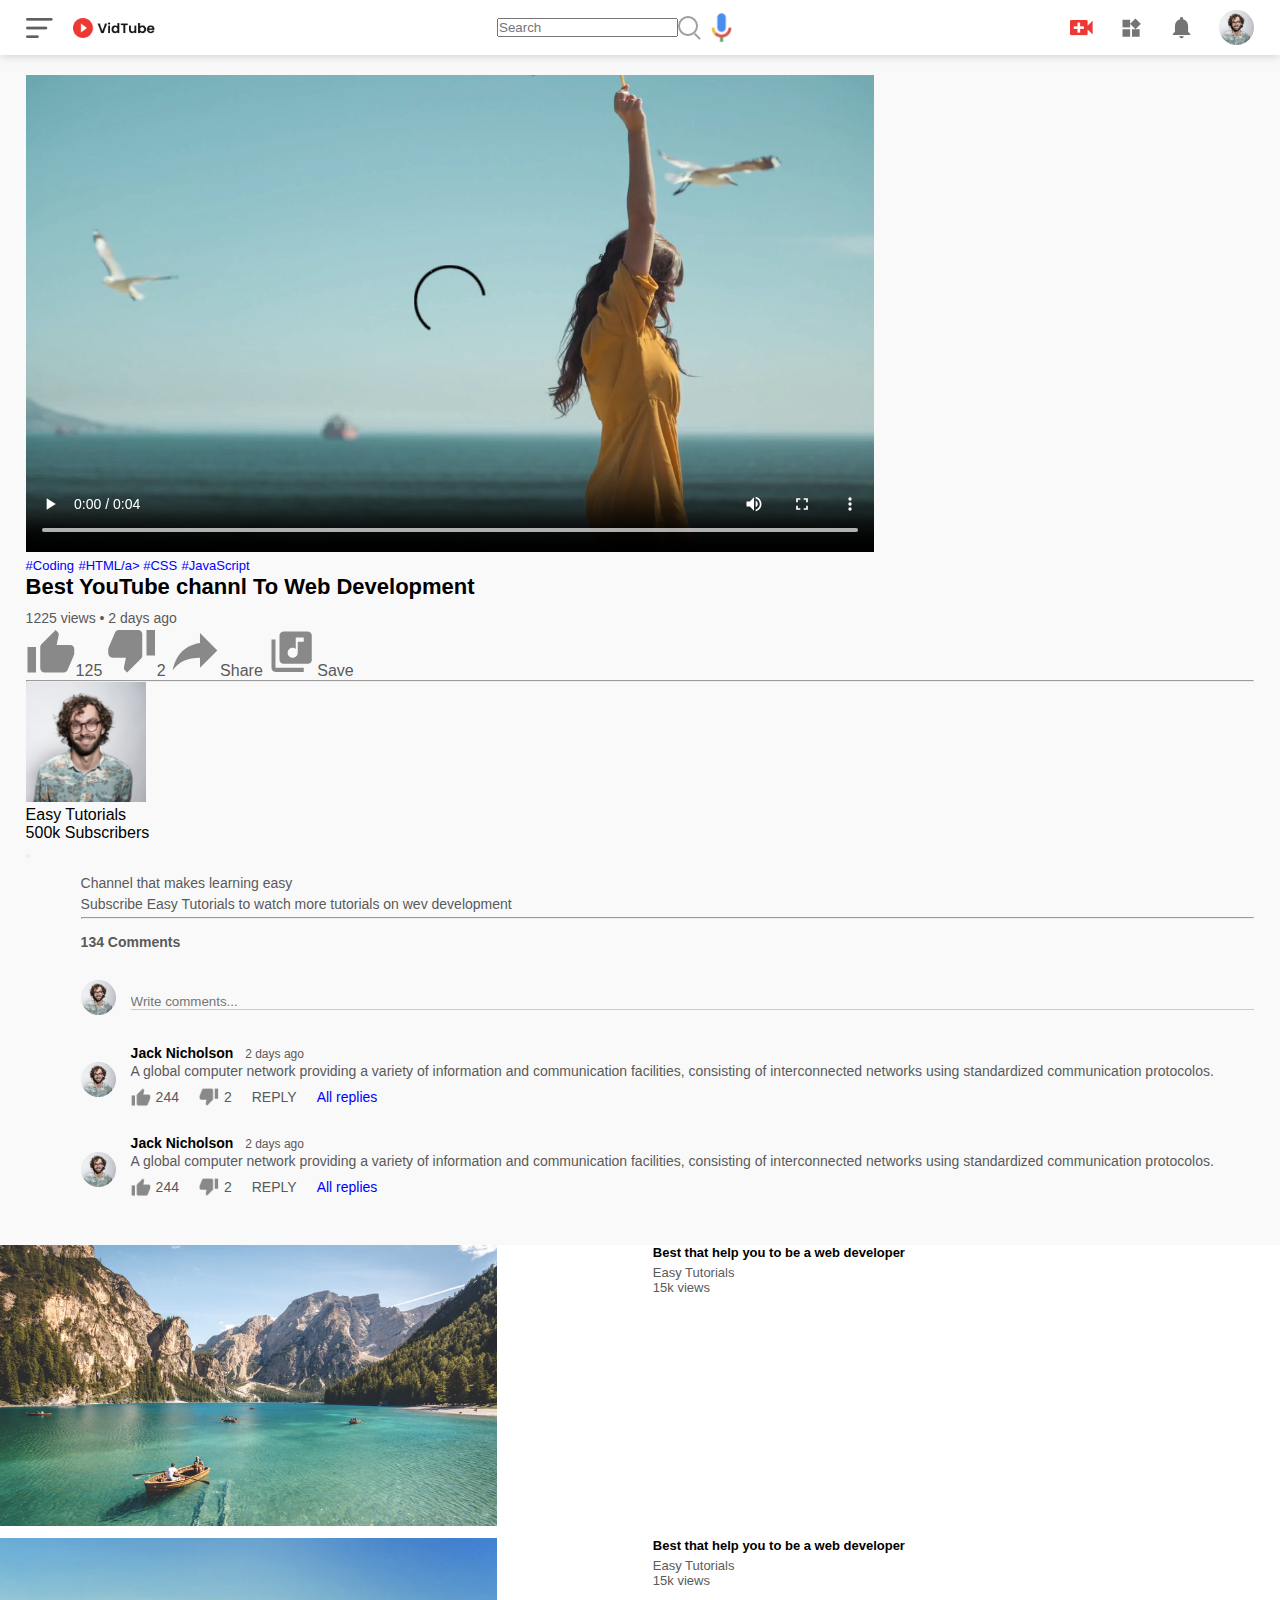
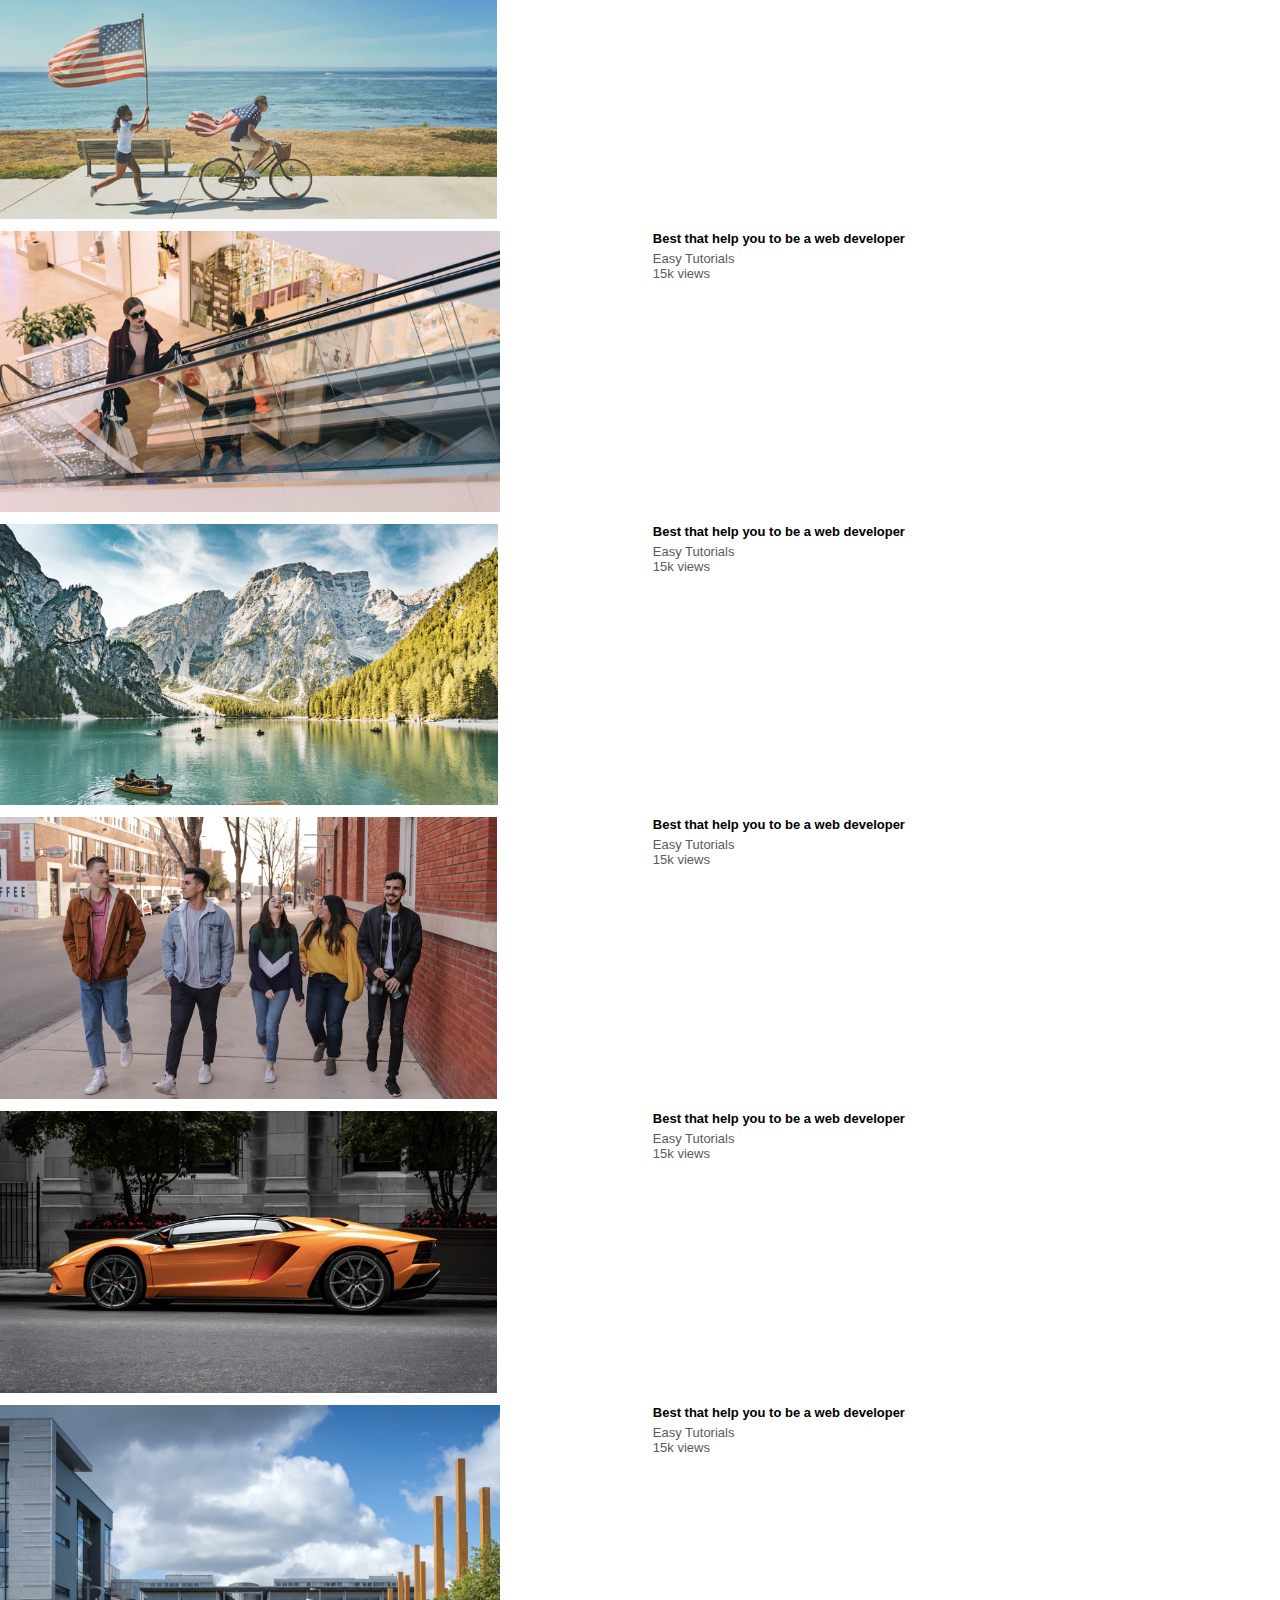
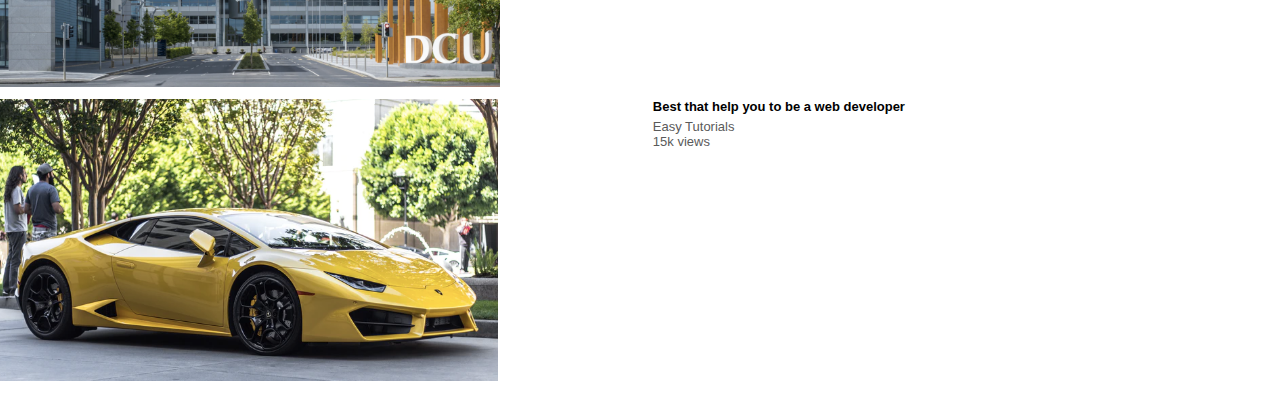
<file: Play-video.html>
<!DOCTYPE html>
<html lang="en">
<head>
    <meta charset="UTF-8">
    <meta http-equiv="X-UA-Compatible" content="IE=edge">
    <meta name="viewport" content="width=device-width, initial-scale=1.0">
    <title>Play Video- Easy Tutorials YouTube Channel</title>
    <link rel="stylesheet" href="styles.css">
</head>
<body>
    <nav class="flex-div">
        <div class="nav left flex-div">
            <img src="images/menu.png" class="menu-icon">
            <img src="images/logo.png" class="logo">
        </div>
        <div class="nav middle flex-div">
            <div class="search-box flex-div">
                <input type="text" placeholder="Search">
                <img src="images/search.png">
            </div>
            <img src="images/voice-search.png" class="mic-icon">
        </div>
        <div class="nav-right flex-div">
        <img src="images/upload.png">
        <img src="images/more.png">
        <img src="images/notification.png">
        <img src="images/Jack.png" class="user-icon">
        </div>
    </nav>  
   
    <div class="container play-container">
        <div class="row">
            <div class="play-video">
                <video controls autoplay>
                    <source src="images/video.mp4" type="video/mp4">
                </video>
                <div class="tags">
                    <a href="">#Coding</a> <a href="">#HTML/a> <a href="">#CSS</a> <a href="">#JavaScript</a>
                </div>
                <h3>Best YouTube channl To Web Development</h3>
                <div class="play-video-info">
                    <p>1225 views &bull; 2 days ago</p>
                </div>
                    <a href=""><img src="images/like.png">125</a>
                    <a href=""><img src="images/dislike.png">2</a>
                    <a href=""><img src="images/share.png">Share</a>
                    <a href=""><img src="images/save.png">Save</a>
            </div>
        </div>
        <hr>
        <div class="plublisher">
            <img src="images/Jack.png">
            <div>
                <p>Easy Tutorials</p>
                <span>500k Subscribers</span>
            </div>
            <button type="button"></button>
        </div>    
        <div class="vid-description">
            <p>Channel that makes learning easy</p>
            <p>Subscribe Easy Tutorials to watch more tutorials on wev development</p>
             <hr>
             <h4>134 Comments</h4>

            <div class="add-comment">
                <img src="images/Jack.png">
                <input type="text"placeholder="Write comments...">
            </div>
            <div class="old-comment">
                <img src="images/Jack.png"> 
                <div>
                    <h3>Jack Nicholson <span> 2 days ago</span></h3>
                    <p> A global computer network providing a variety of information and communication facilities, consisting of interconnected networks using standardized communication protocolos.</p>
                    <div class="acomment-action">
                        <img src="images/like.png">
                        <span>244</span>
                        <img src="images/dislike.png">
                        <span>2</span>
                        <span>REPLY</span>
                        <a href="">All replies</a>
                    </div>
                </div>
            </div>
            <div class="old-comment">
                <img src="images/Jack.png"> 
                <div>
                    <h3>Jack Nicholson <span> 2 days ago</span></h3>
                    <p> A global computer network providing a variety of information and communication facilities, consisting of interconnected networks using standardized communication protocolos.</p>
                    <div class="acomment-action">
                        <img src="images/like.png">
                        <span>244</span>
                        <img src="images/dislike.png">
                        <span>2</span>
                        <span>REPLY</span>
                        <a href="">All replies</a>
                    </div>
                </div>
            </div>
        </div>



            </div>
            <div class="right-sidebar">

                <div class="side-video-list">
                    <a href="" class="small- thumbnail"> <img src="images/thumbnail1.png"></a>                  
                    <div class="vid-info">
                        <a href="">Best  that help you to be a web developer</a>
                        <p>Easy Tutorials</p>
                        <p>15k views</p>
                    </div>
                </div>
                <div class="side-video-list">
                    <a href="" class="small- thumbnail"> <img src="images/thumbnail2.png"></a>                  
                    <div class="vid-info">
                        <a href="">Best  that help you to be a web developer</a>
                        <p>Easy Tutorials</p>
                        <p>15k views</p>
                    </div>
                </div>
                <div class="side-video-list">
                    <a href="" class="small- thumbnail"> <img src="images/thumbnail3.png"></a>                  
                    <div class="vid-info">
                        <a href="">Best  that help you to be a web developer</a>
                        <p>Easy Tutorials</p>
                        <p>15k views</p>
                    </div>
                </div> 
                <div class="side-video-list">
                    <a href="" class="small- thumbnail"> <img src="images/thumbnail4.png"></a>                  
                    <div class="vid-info">
                        <a href="">Best  that help you to be a web developer</a>
                        <p>Easy Tutorials</p>
                        <p>15k views</p>
                    </div>
                </div>
                <div class="side-video-list">
                    <a href="" class="small- thumbnail"> <img src="images/thumbnail5.png"></a>                  
                    <div class="vid-info">
                        <a href="">Best  that help you to be a web developer</a>
                        <p>Easy Tutorials</p>
                        <p>15k views</p>
                    </div>
                </div>  
                <div class="side-video-list">
                    <a href="" class="small- thumbnail"> <img src="images/thumbnail6.png"></a>                  
                    <div class="vid-info">
                        <a href="">Best  that help you to be a web developer</a>
                        <p>Easy Tutorials</p>
                        <p>15k views</p>
                    </div>
                </div> 
                <div class="side-video-list">
                    <a href="" class="small- thumbnail"> <img src="images/thumbnail7.png"></a>                  
                    <div class="vid-info">
                        <a href="">Best  that help you to be a web developer</a>
                        <p>Easy Tutorials</p>
                        <p>15k views</p>
                    </div>
                </div>
                <div class="side-video-list">
                    <a href="" class="small- thumbnail"> <img src="images/thumbnail8.png"></a>                  
                    <div class="vid-info">
                        <a href="">Best  that help you to be a web developer</a>
                        <p>Easy Tutorials</p>
                        <p>15k views</p>
                    </div>
                </div>

            </div>
        </div>
    </div>




</body>
</html>
</file>
<file: styles.css>
* {
    margin: 0;
    padding: 0;
    font-family: 'popping', sans-serif;
    box-sizing: border-box;
}

a{
    text-decoration: none;
    color: #5a5a5a;
}
img{
    cursor: pointer;
}

.flex-div{
    display: flex;
    align-items: center;
}

nav {
    padding: 10px 2%;
    justify-content: space-between;
    box-shadow: 0 0 10px rgba(0, 0, 0, 0.2);
    background: #fff;
    position: sticky;
    top: 0;
    z-index: 10;
}

.nav-right img{
    width: 25px;
    margin-right: 25px;
}

.nav-right .user-icon{
    width: 35px;
    border-radius: 50%;
    margin-right: 0;
}

.nav-left .menu-icon{
    width: 22px;
    margin-right: 25px;
}

.nav-left .logo{
    width: 130px;
}

.nav-middle .mic-icon{
    width: 16px;
}

.nav-middle .search-box{
    border: 1px solid #ccc;
    margin-right: 15px;
    padding: 8px 12px;
    border-radius: 25px;
}

.nav-middle .search-box input{
    width: 400px;
    border: 0;
    outline: 0;
    background: transparent;
}

.nav-middle .search-box img{
    width: 15px;
}

/* ------------sidebar--------------*/

.sidebar{
    background: #fff;
    width: 15%;
    height: 100vh;
    position: fixed;
    top: 0;
    padding-left: 2%;
    padding-top: 80px;
}

.shortcut-links a img{
    width: 20px;
    margin-right: 20px;
}

.shortcut-links a{
    display: flex;
    align-items: center;
    margin-bottom: 20px;
    width: fit-content;
    flex-wrap: wrap;
}

.shortcut-links a:first-child{
    color: #ed3833; 
}

.sidebar hr{
    border: 0;
    height: 1px;
    background: #ccc;
    width: 85%;
}

.subscribed-list h3{
    font-size: 13px;
    margin: 20px 0;
    color:#5a5a5a;
}

.subscribed-list a{
    display: flex;
    align-items: center;
    margin-bottom: 20px;
    width: fit-content;
    flex-wrap: wrap;
} 

.subscribed-list a img{
    width: 25px;
    border-radius: 50%;
    margin-right: 20px;
}

.small-sidebar{
    width: 5%;
}

.small-sidebar a p{
    display: none;
}

.small-sidebar h3{
    display: none;
}

.small-sidebar hr{
    width: 50%;
    margin-bottom: 25px;
}

/*----------- main -------------*/

.container{
    background: #f9f9f9;
    padding-left: 17%;
    padding-right: 2%;
    padding-top: 20px;
    padding-bottom: 20px;
}

.large-container{
    padding-left: 7%;
}

.banner{
    width: 100%;
}

.banner img{
    width: 100%;
    border-radius: 8px;
}

.list-container{
    display: grid;
    grid-template-columns: repeat(auto-fit, minmax(250px, 1fr));
    grid-column-gap: 16px;
    grid-row-gap: 30px;
    margin-top: 15px;
}

.vid-list .thumbnail{
    width: 100%; 
    border-radius: 5px;
}

.vid-list .flex-div{
    align-items: flex-start;
    margin-top: 7px;
}

.vid-list .flex-div img{
    width: 35px;
    margin-right: 10px;
    border-radius: 50%;
}

.vid-info{
    color: #5a5a5a;
    font-size: 13px;
}

.vid-info a{
    color: #000;
    font-weight: 600;
    display: block;
    margin-bottom: 5px;
}

@media (max-width: 900px){
    .menu-icon{
        display: none;
    }
    .sidebar{
        display: none;
    }
    .container, .large-container{
        padding-left: 5%;
        padding-right: 5%;
    }
    .nav-right img{
        display: none;
    }
    .nav-right .user-icon{
        display: block;
        width: 30px;
    }
    .nav-middle .search-box input{
        width: 100px;
    }
    .nav-middle .mic-icon{
        display: none;
    }
    .logo{
        width: 90px;
    }
}

/*-------------------- Play video page ---------*/
.play-container{
    padding-left: 2%;
}
.row{
    display: flex;
    justify-content: space-between;
    flex-wrap: wrap;
}

.play-video{
    flex-basis: 69%;
}

.right-sidebar{
    flex-basis: 30%;
}

.play-video video{
    width: 100%;
}

.side-video-list{
    display: flex;
    justify-content: space-between;
    margin-bottom: 8px;
}

.side-video-list img{
    width: 100%;
}

.side-video-list .small-thumbnail{
    flex-basis: 49%;
}

.side-video-list .vid-info{
    flex-basis: 49%;
}

.play-video .tags a{
    color:#0000ff;
    font-size: 13px;
}

.play-video h3{
    font-weight: 600;
    font-size: 22px;
}

.play-video .play-video-info{
    display: flex;
    align-items: center;
    justify-content: space-between;
    flex-wrap: wrap;
    margin-top: 10px;
    font-size: 14px;
    color:#5a5a5a;
}

.play-video .play-video-info a img{
    width: 20px;
    margin-right: 8px;
}

.play-video .play-video-info a{
    display: inline-flex;
    align-items: center;
    margin-left: 15px;
}

.play-video hr{
    border: 0;
    height: 1px;
    background: #ccc;
    margin: 10px 0;
}

.publisher{
    display: flex;
    align-items: center;
    margin-top: 20px;
}

.publisher div{
    flex: 1;
    line-height: 18px;
}

.publisher img{
    width: 40px;
    border-radius: 50%;
    margin-right: 15px;
}

.publisher div p{
    color: #000;
    font-weight: 600;
    font-size: 18px;
}

.publisher div span{
    font-size: 13px;
    color: #5a5a5a;
}

.publisher button{
    background: red;
    color: #fff;
    padding: 8px 30px;
    border: 0;
    outline: 0;
    border-radius: 4px;
    cursor: pointer;
}

.vid-description{
    padding-left: 55px;
    margin: 15px 0;
}

.vid-description p{
    font-size: 14px;
    margin-bottom: 5px;
    color:#5a5a5a;
}

.vid-description h4{
    font-size: 14px;
    color: #5a5a5a;
    margin-top: 15px;
}

.add-comment{
    display: flex;
    align-items: center;
    margin: 30px 0;
}

.add-comment img{
    width: 35px;
    border-radius: 50%;
    margin-right: 15px;
}

.add-comment input{
    border: 0;
    outline: 0;
    border-bottom: 1px solid #ccc;
    width: 100%;
    padding-top: 10px;
    background: transparent;
}

.old-comment{
    display: flex;
    align-items: center;
    margin: 20px 0;
}

.old-comment img{
    width: 35px;
    border-radius: 50%;
    margin-right: 15px;
}

.old-comment h3{
    font-size: 14px;
    margin-bottom: 2px;
}

.old-comment h3 span{
    font-size: 12px;
    color: #5a5a5a;
    font-weight: 500;
    margin-left: 8px;
}

.old-comment .acomment-action{
    display: flex;
    align-items: center;
    margin: 8px 0;
    font-size: 14px;
}

.old-comment .acomment-action img{
    border-radius: 0;
    width: 20px;
    margin-right: 5px;
}

.old-comment .acomment-action span{
    margin-right: 20px;
    color: #5a5a5a;
}

.old-comment .acomment-action a{
    color: #0000ff;
}

@media (max-width:900px) {
    .play-video{
        flex-basis: 100%;
    }
    .right-sidebar{
        flex-basis: 100;
    }
    .play-container{
        padding-left: 5%;
    }
    .vid-description{
        padding-left: 0;
    }
    .play-video .play-video-info a{
        margin-left: 0;
        margin-right: 15px;
        margin-top: 15px;
    }
}

.menu-icon {
    height: 20px;
} 

.logo{
    height: 20px;
    margin-left: 20px;
}

.search{
    height: 10px;
}

.voice-search{
    height: 20px;
}

.Jack{
    border-radius: 50px;
    height: 20px;
    margin-right: 5px;
}

.name{
    display: flex;
    
}

.mic-icon{
    height: 30px;
    margin-left: 10px;
}

.search{
    margin-left: 100px;
    border-radius: 10px;
    border-color: gray;
    padding: 10px;
    width: 500px;
    
}

.search-box{
    margin-left: 5px;
}
</file>
